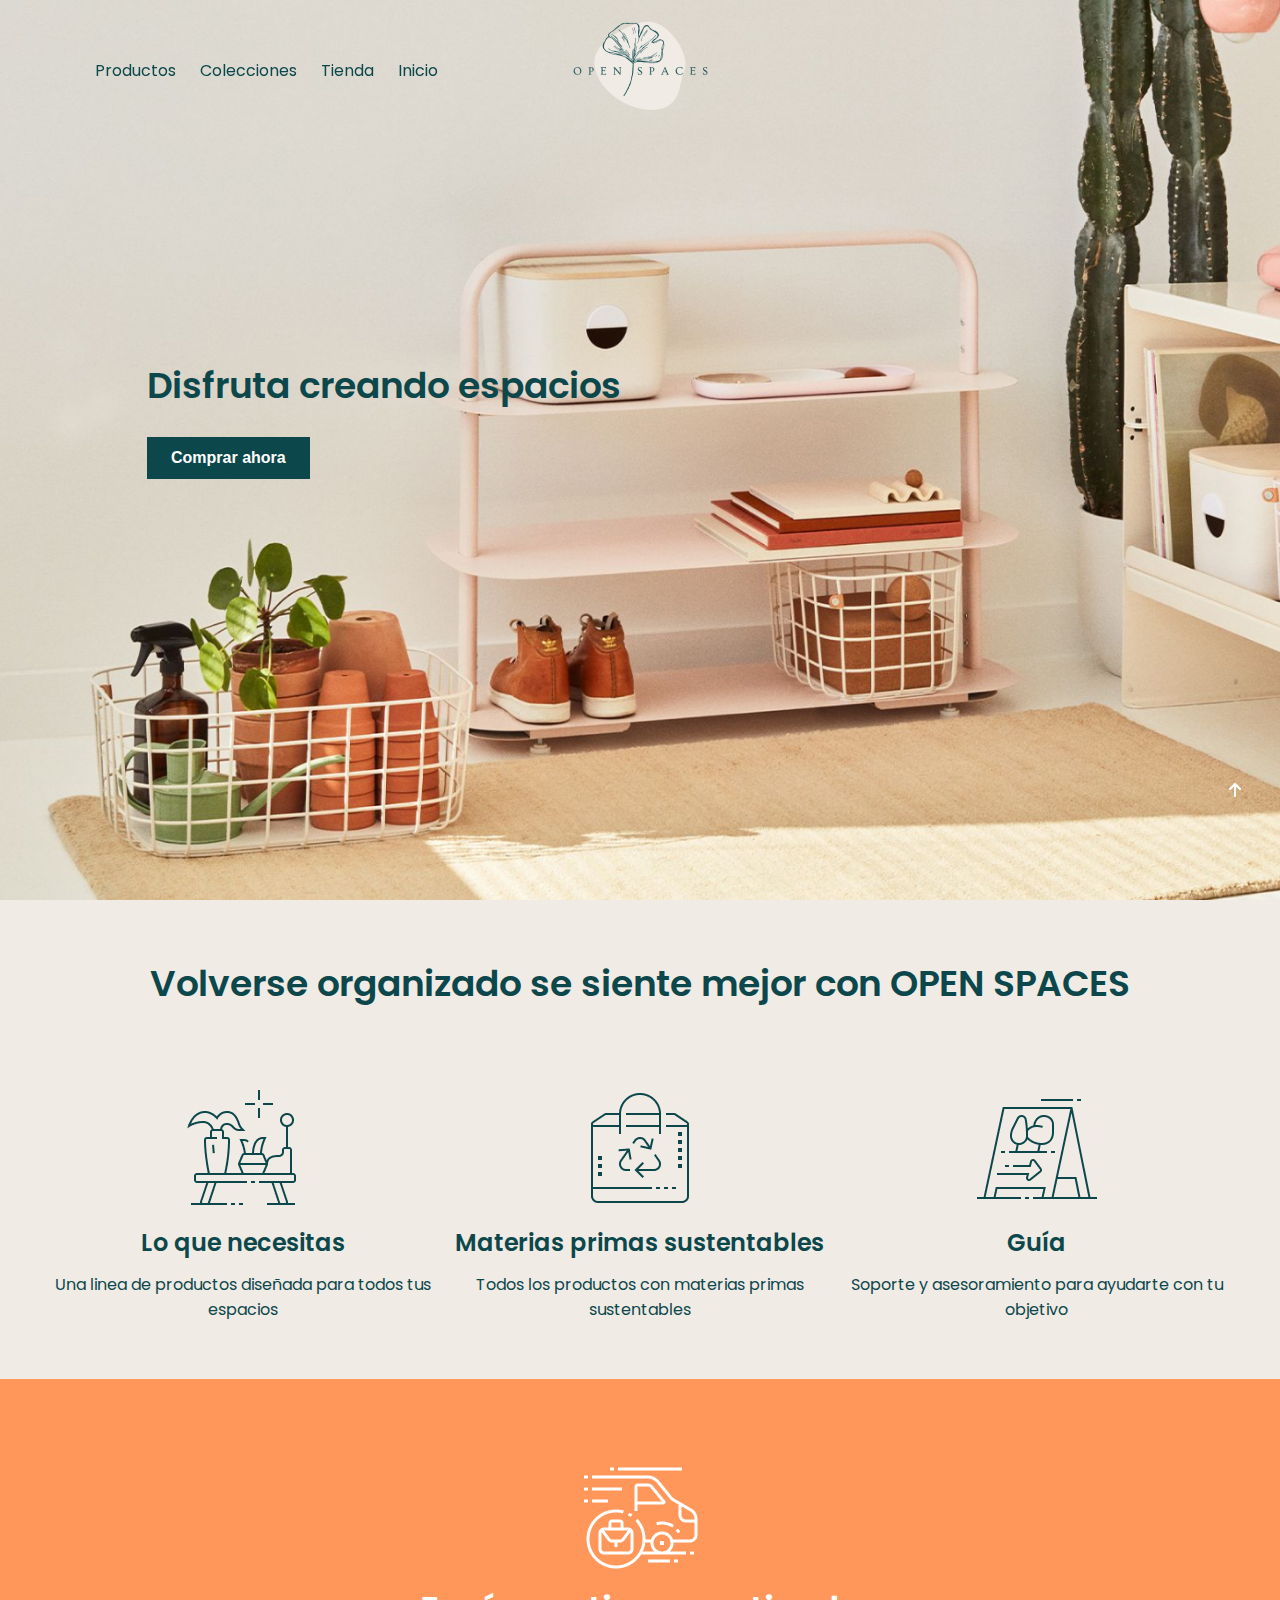
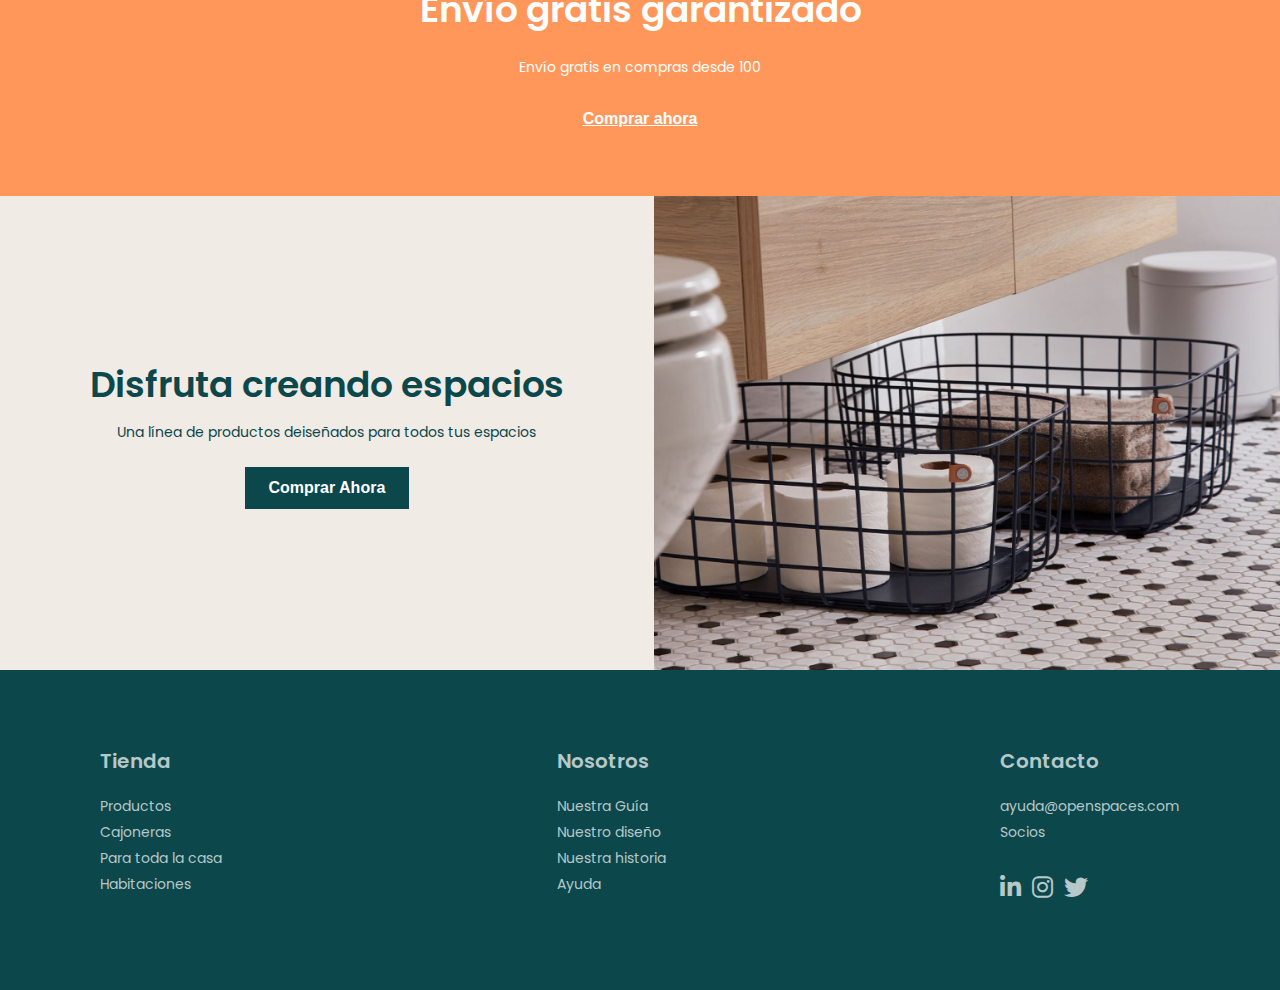
<file: docs/index.html>
<!DOCTYPE html>
<html lang="es">
  <head>
    <meta charset="UTF-8" />
    <meta name="viewport" content="width=device-width, initial-scale=1" />
    <title>Open Spaces</title>
    <link rel="preconnect" href="https://fonts.googleapis.com" />
    <link rel="preconnect" href="https://fonts.gstatic.com" crossorigin />
    <link
      href="https://fonts.googleapis.com/css2?family=Poppins:wght@400;600&display=swap"
      rel="stylesheet"
    />
    <link
      rel="stylesheet"
      href="https://cdnjs.cloudflare.com/ajax/libs/font-awesome/6.0.0/css/all.min.css"
    />
    <link rel="stylesheet" href="./assets/css/main.css" />
    <link rel="icon" href="./assets/images/favicon.png" />
  </head>

  <body>
    <header>
      <i class="menu-burguer fa-solid fa-bars font-size-24"></i>
      <nav>
        <ul>
          <li><a href="">Productos</a></li>
          <li><a href="">Colecciones</a></li>
          <li><a href="">Tienda</a></li>
          <li><a href="index.html">Inicio</a></li>
        </ul>
      </nav>
      <a href="/index.html">
        <img class="logo" src="./assets/images/logo.png" alt="logo" />
      </a>
    </header>

    <main id="main">
      <section class="container-1">
        <h1 class="h1 semibold font-size-24">Disfruta creando espacios</h1>
        <a href="https://www.adalab.es" target="_blank">
          <button class="button semibold animation">Comprar ahora</button>
        </a>
      </section>
      <section class="container-2">
        <h2 class="h2 semibold font-size-24">
          Volverse organizado se siente mejor con OPEN SPACES
        </h2>
        <div>
          <img src="./assets/images/icon_1.png" alt="" />
          <h3 class="h3 semibold font-size-20">Lo que necesitas</h3>
          <h4 class="h4">
            Una linea de productos diseñada para todos tus espacios
          </h4>
        </div>
        <div>
          <img src="./assets/images/icon_2.png" alt="" />
          <h3 class="h3 semibold font-size-20">Materias primas sustentables</h3>
          <h4 class="h4">Todos los productos con materias primas sustentables</h4>
        </div>
        <div>
          <img src="./assets/images/icon_3.png" alt="" />
          <h3 class="h3 semibold font-size-20">Guía</h3>
          <h4 class="h4">Soporte y asesoramiento para ayudarte con tu objetivo</h4>
        </div>
      </section>
      <section class="container-3">
        <img src="./assets/images/icon_4.png" alt="" />
        <h3 class="h3 semibold font-size-24">Envío gratis garantizado</h3>
        <p class="p font-size-14">Envío gratis en compras desde 100</p>
        <a href="https://www.adalab.es" target="_blank"
          ><button class="button semibold">Comprar ahora</button></a
        >
      </section>
      <div class="parent-4-5">
        <section class="container-4">
          <h3 class="h3 semibold font-size-24">Disfruta creando espacios</h3>
          <p class="p font-size-14">
            Una línea de productos deiseñados para todos tus espacios
          </p>
          <a href="https://www.adalab.es" target="_blank">
            <button class="button semibold animation">Comprar Ahora</button></a
          >
        </section>
        <section class="container-5"></section>
      </div>
    </main>

    <footer class="footer">
      <div>
        <h5 class="h5 semibold font-size-20">Tienda</h5>
        <nav>
          <ul class="list font-size-14">
            <li>
              <a href="https://www.adalab.es" target="_blank">Productos</a>
            </li>
            <li>
              <a href="https://www.adalab.es" target="_blank">Cajoneras</a>
            </li>
            <li>
              <a href="https://www.adalab.es" target="_blank">Para toda la casa</a>
            </li>
            <li>
              <a href="https://www.adalab.es" target="_blank">Habitaciones</a>
            </li>
          </ul>
        </nav>
      </div>
      <div>
        <h5 class="h5 semibold font-size-20">Nosotros</h5>
        <nav>
          <ul class="list font-size-14">
            <li>
              <a href="https://www.adalab.es" target="_blank">Nuestra Guía</a>
            </li>
            <li>
              <a href="https://www.adalab.es" target="_blank">Nuestro diseño</a>
            </li>
            <li>
              <a href="https://www.adalab.es" target="_blank">Nuestra historia</a>
            </li>
            <li><a href="https://www.adalab.es" target="_blank">Ayuda</a></li>
          </ul>
        </nav>
      </div>
      <div>
        <h5 class="h5 semibold font-size-20">Contacto</h5>
        <nav>
          <ul class="list font-size-14">
            <li>
              <a href="mailto:ayuda@openspaces.com">ayuda@openspaces.com</a>
            </li>
            <li>Socios</li>
          </ul>
        </nav>
        <div class="social">
          <i class="fa-brands fa-linkedin-in font-size-24"></i>
          <i class="fa-brands fa-instagram font-size-24"></i>
          <i class="fa-brands fa-twitter font-size-24"></i>
        </div>
      </div>
    </footer>
    <a class="scroll-up animation" href="#main">
      <i class="fa-solid fa-arrow-up"></i>
    </a>

  </body>
</html>
</file>
<file: docs/assets/css/main.css>
html,body,div,span,applet,object,iframe,h1,h2,h3,h4,h5,h6,p,blockquote,pre,a,abbr,acronym,address,big,cite,code,del,dfn,em,img,ins,kbd,q,s,samp,small,strike,strong,sub,sup,tt,var,b,u,i,center,dl,dt,dd,ol,ul,li,fieldset,form,label,legend,table,caption,tbody,tfoot,thead,tr,th,td,article,aside,canvas,details,embed,figure,figcaption,footer,header,hgroup,menu,nav,output,ruby,section,summary,time,mark,audio,video{margin:0;padding:0;border:0;font-size:100%;font:inherit;vertical-align:baseline;box-sizing:border-box}article,aside,details,figcaption,figure,footer,header,hgroup,menu,nav,section{display:block}body{line-height:1}ol,ul{list-style:none}blockquote,q{quotes:none}blockquote:before,blockquote:after,q:before,q:after{content:"";content:none}table{border-collapse:collapse;border-spacing:0}:root{--palid: #f0ebe5;--salmon: #ff975a;--darkpine: #0c474b;--lightgreen: #b6c8c9;--white: #ffffff}body{font-family:"Poppins", sans-serif;font-weight:400;font-size:16px;line-height:normal}.semibold{font-weight:600}.regular{font-weight:400}.font-size-24{font-size:24px}.font-size-20{font-size:20px}.font-size-14{font-size:14px}.animation{transition:all 1s}.animation:hover{background-color:var(--white);color:var(--darkpine)}header{display:flex;justify-content:center;align-items:center;position:fixed;width:100%;margin-top:19px}header nav{display:none}.menu-burguer{position:absolute;left:36px}.h1{color:var(--darkpine)}.container-1{display:flex;flex-direction:column;align-items:center;justify-content:end;background-image:url(../images/header.jpg);background-size:cover;height:100vh;background-position:50% 50%}.button{border:none;background-color:var(--darkpine);color:var(--white);padding:12px 24px;margin-bottom:64px;margin-top:24px;font-size:16px}.container-2{color:var(--darkpine);background-color:var(--palid);padding:41px 45px 18px;text-align:center;display:grid;grid-template-columns:1fr;grid-template-rows:auto}.container-2 img{margin:47px 0px 37px}.container-2 h4{margin:12px 0px 24px}.container-2 div,.container-2 h2{margin:15px 0px}.container-3{color:var(--white);background-color:var(--salmon);text-align:center}.container-3 img{margin:76px 0px 18px}.container-3 h3{margin:18px 0px 20px}.container-3 button{text-decoration:underline;background-color:transparent;margin:20px 0px 56px}.container-4{color:var(--darkpine);text-align:center;background-color:var(--palid);padding:87px 27px}.container-4 h3{margin-bottom:10px}.container-4 button{margin-bottom:0px}.container-5{background-image:url(../images/creando-espacios.jpg);background-size:cover;height:304px;background-position:50% 50%}.footer{background-color:var(--darkpine);color:var(--lightgreen);display:flex;flex-direction:column;padding:56px 100px 63px}.footer h5{margin:20px 0}.footer ul{margin-bottom:32px}.footer li{margin-bottom:5px}.footer .social{display:flex;flex-direction:row}.footer i{margin-right:11px}.footer a{text-decoration:none;color:var(--ligthgreen)}.scroll-up{position:fixed;right:29px;bottom:16px;color:var(--white);padding:10px;border-radius:5px}@media (min-width: 768px){.h1{font-size:36px}.container-1{align-items:start;justify-content:center;padding:0px 147px}.container-2{grid-template-columns:1fr 1fr 1fr}.container-2 .h2{grid-column:1/4}.container-5{height:474px}.footer{flex-direction:row;justify-content:space-between}.scroll-up{bottom:87px}}@media (min-width: 1200px){header{display:grid;grid-template-columns:4fr 1fr 4fr;text-align:center}header nav{display:block}header a{text-decoration:none;color:var(--darkpine)}header li{display:inline;margin:0 10px}header .menu-burguer{display:none}.container-2 h2{font-size:36px}.container-2 h3{font-size:24px}.container-2 img{margin-bottom:10px}.container-3 h3{font-size:36px;margin-top:0}.container-3 img{margin-bottom:0}.container-4 h3{font-size:36px}.parent-4-5{background-color:var(--palid);display:flex;justify-content:space-around;align-items:center}.parent-4-5 section{width:100%}}
</file>
